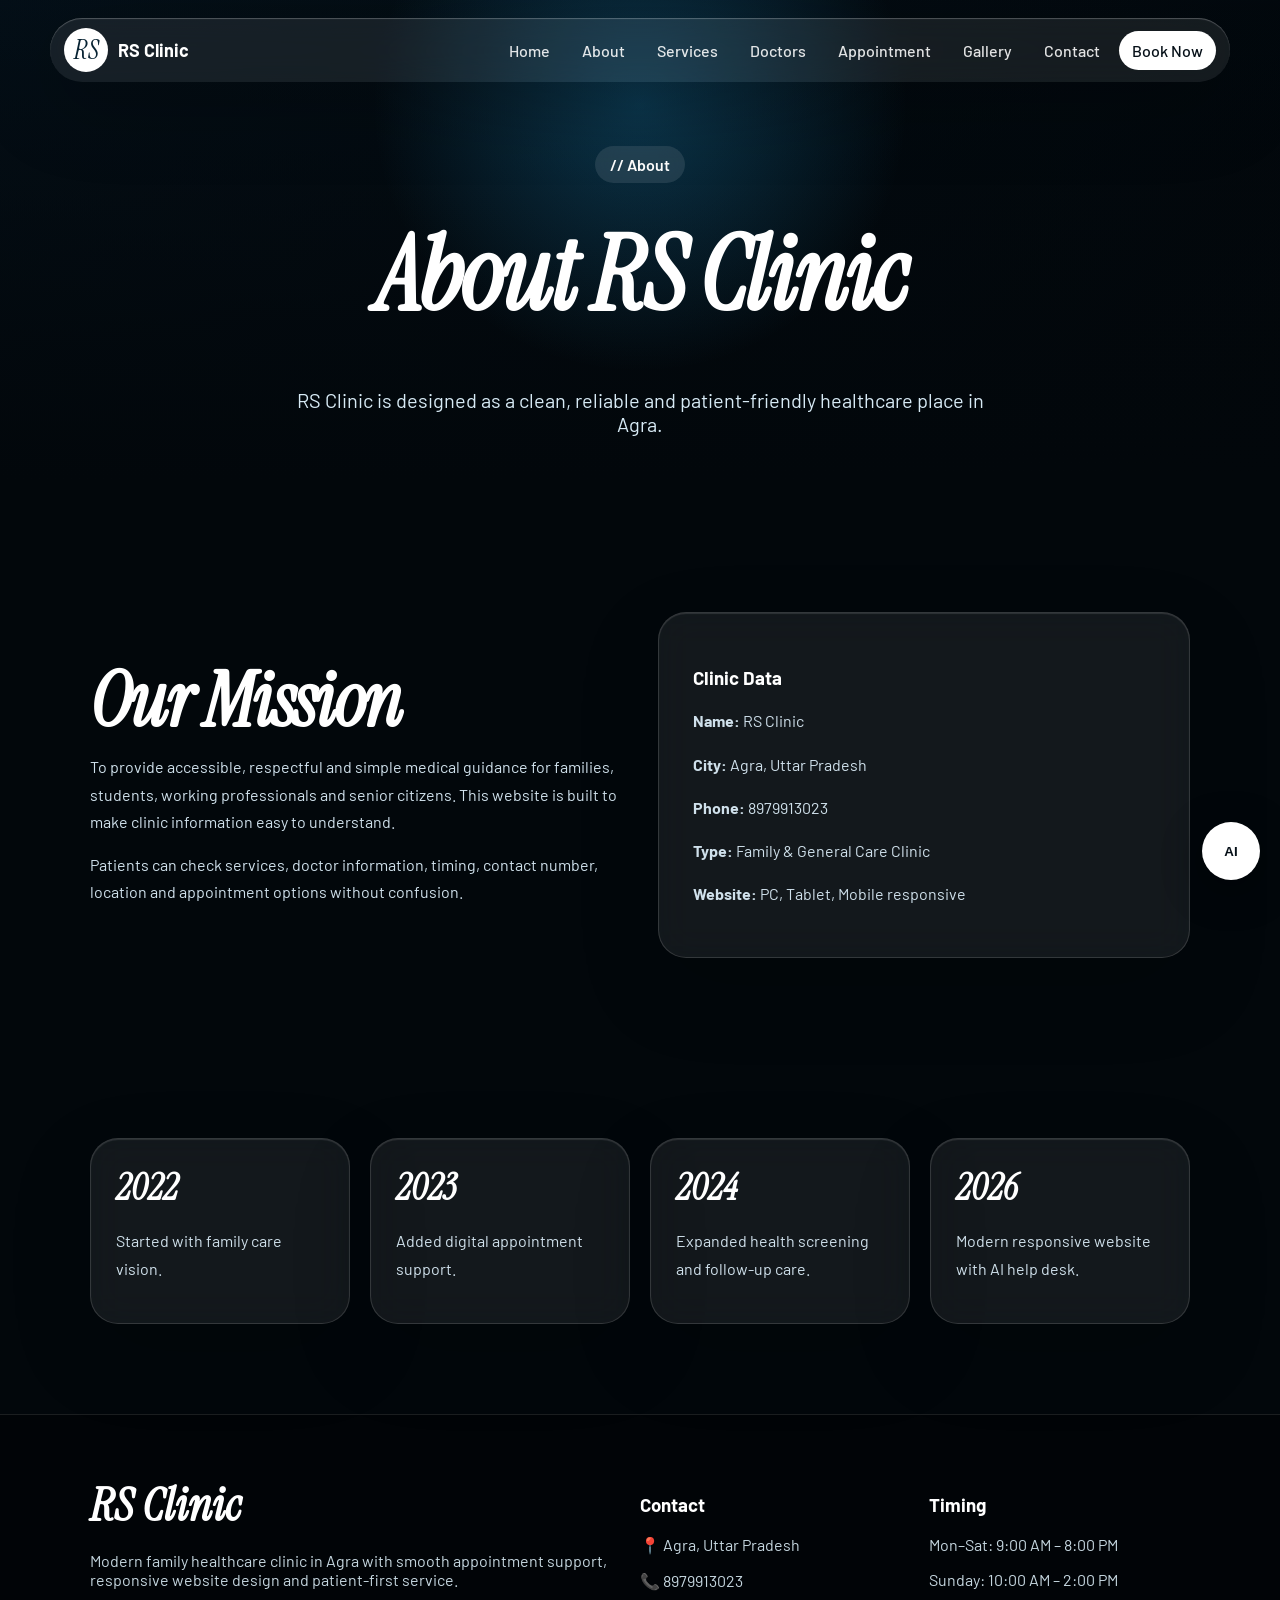
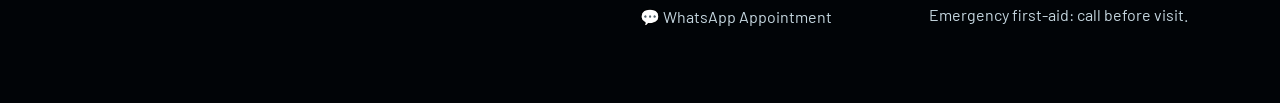
<file: about.html>
<!DOCTYPE html><html lang="en"><head><meta charset="UTF-8"><meta name="viewport" content="width=device-width, initial-scale=1.0"><link rel="preconnect" href="https://fonts.googleapis.com"><link rel="preconnect" href="https://fonts.gstatic.com" crossorigin><link href="https://fonts.googleapis.com/css2?family=Instrument+Serif:ital@0;1&family=Barlow:wght@300;400;500;600;700&display=swap" rel="stylesheet"><link rel="stylesheet" href="style.css"><title>About | RS Clinic Agra</title></head><body><header class="site-header"><a class="brand" href="index.html"><span>RS</span><b>RS Clinic</b></a><button class="menu-btn" id="menuBtn" aria-label="Open menu">☰</button><nav class="nav" id="navMenu"><a href="index.html">Home</a><a href="about.html">About</a><a href="services.html">Services</a><a href="doctors.html">Doctors</a><a href="appointment.html">Appointment</a><a href="gallery.html">Gallery</a><a href="contact.html">Contact</a><a class="nav-cta" href="appointment.html">Book Now</a></nav></header><main><section class="sub-hero"><span>// About</span><h1>About RS Clinic</h1><p>RS Clinic is designed as a clean, reliable and patient-friendly healthcare place in Agra.</p></section><section class="section split"><div class="reveal"><h2>Our Mission</h2><p>To provide accessible, respectful and simple medical guidance for families, students, working professionals and senior citizens. This website is built to make clinic information easy to understand.</p><p>Patients can check services, doctor information, timing, contact number, location and appointment options without confusion.</p></div><div class="glass-panel reveal"><h3>Clinic Data</h3><p><b>Name:</b> RS Clinic</p><p><b>City:</b> Agra, Uttar Pradesh</p><p><b>Phone:</b> 8979913023</p><p><b>Type:</b> Family & General Care Clinic</p><p><b>Website:</b> PC, Tablet, Mobile responsive</p></div></section><section class="section"><div class="timeline"><div class="time reveal"><b>2022</b><p>Started with family care vision.</p></div><div class="time reveal"><b>2023</b><p>Added digital appointment support.</p></div><div class="time reveal"><b>2024</b><p>Expanded health screening and follow-up care.</p></div><div class="time reveal"><b>2026</b><p>Modern responsive website with AI help desk.</p></div></div></section></main><footer class="footer"><div><h2>RS Clinic</h2><p>Modern family healthcare clinic in Agra with smooth appointment support, responsive website design and patient-first service.</p></div><div><h3>Contact</h3><p>📍 Agra, Uttar Pradesh</p><p>📞 <a href="tel:8979913023">8979913023</a></p><p>💬 <a href="https://wa.me/918979913023">WhatsApp Appointment</a></p></div><div><h3>Timing</h3><p>Mon–Sat: 9:00 AM – 8:00 PM</p><p>Sunday: 10:00 AM – 2:00 PM</p><p>Emergency first-aid: call before visit.</p></div></footer><div class="ai-agent" id="aiAgent"><button id="agentToggle">AI</button><div class="agent-box"><h3>RS Clinic AI Help</h3><p id="agentText">Hello! Appointment, services, timing या location पूछ सकते हैं.</p><div class="quick"><button data-q="timing">Timing</button><button data-q="services">Services</button><button data-q="phone">Phone</button><button data-q="location">Location</button></div><input id="agentInput" placeholder="Type your question..."><button id="agentSend">Send</button></div></div><script src="script.js"></script></body></html>
</file>
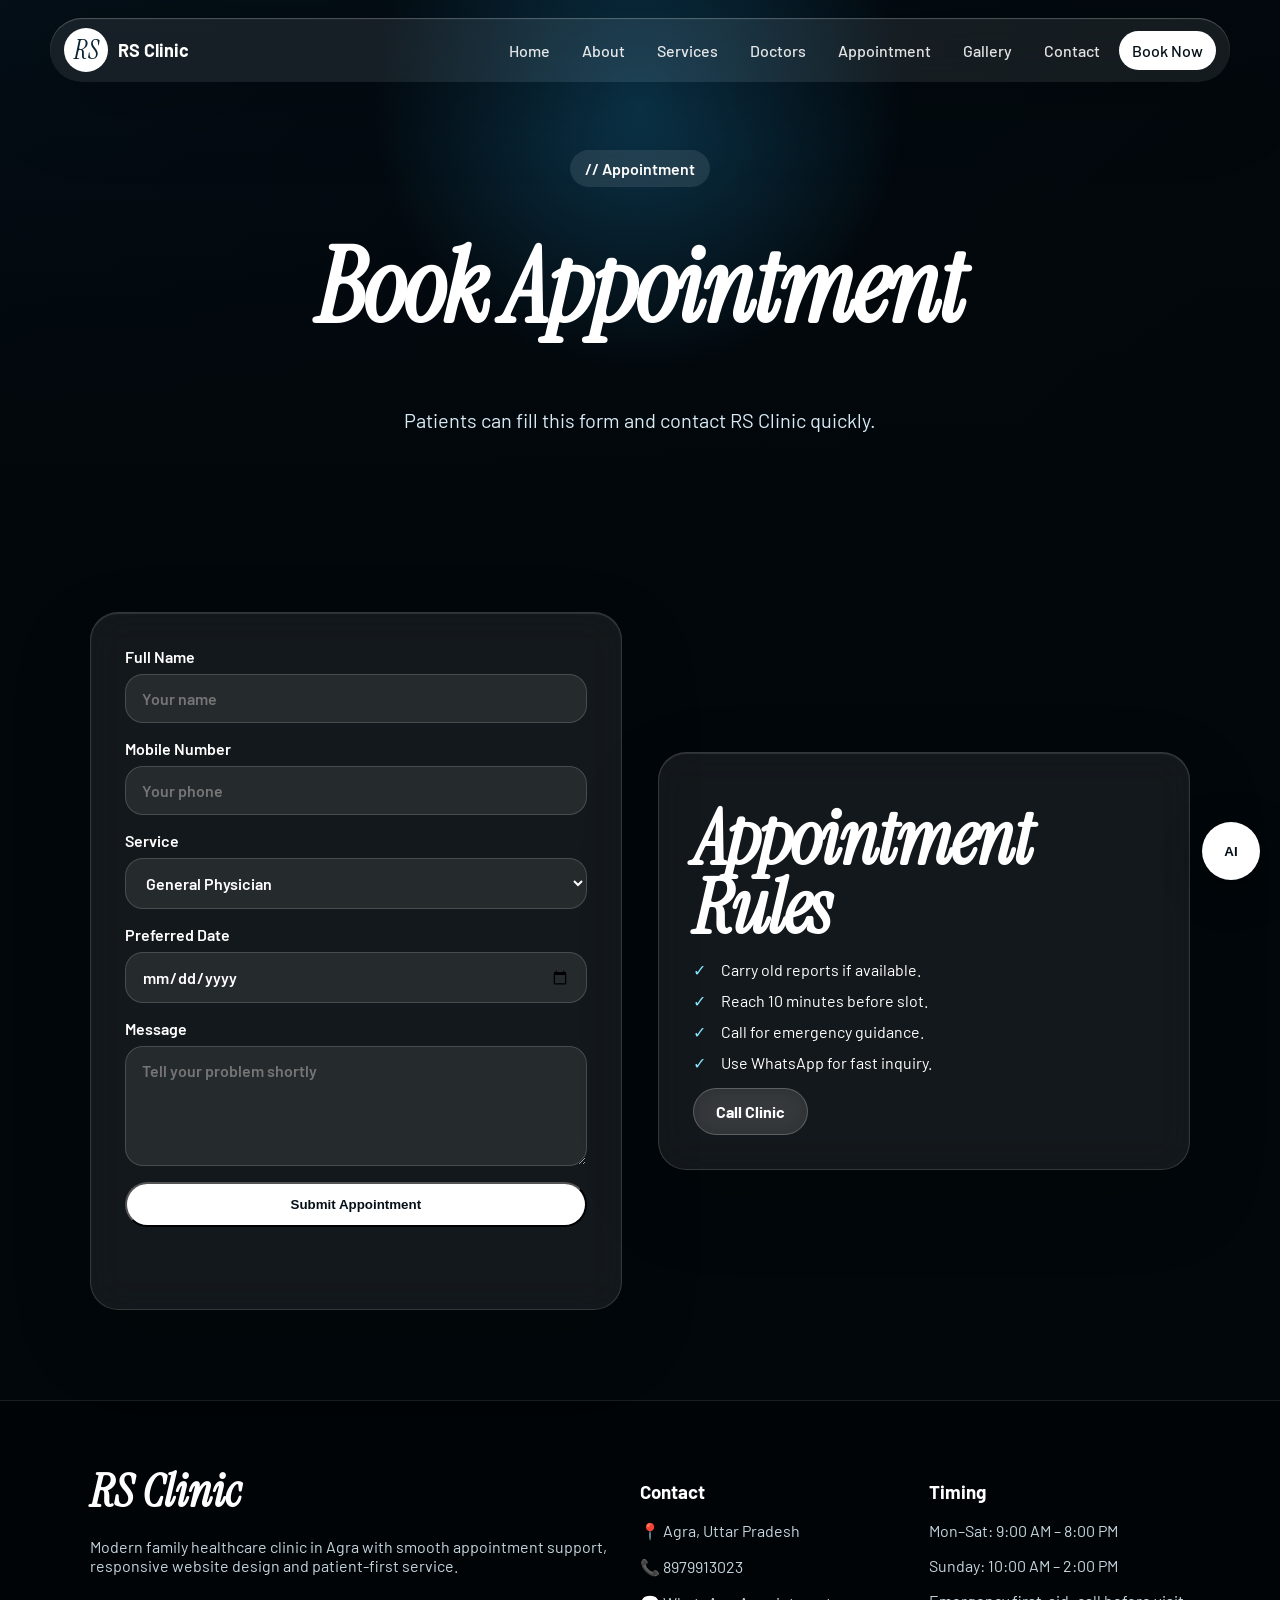
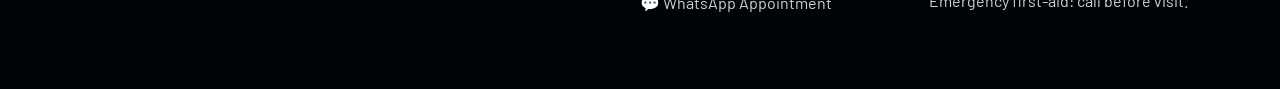
<file: appointment.html>
<!DOCTYPE html><html lang="en"><head><meta charset="UTF-8"><meta name="viewport" content="width=device-width, initial-scale=1.0"><link rel="preconnect" href="https://fonts.googleapis.com"><link rel="preconnect" href="https://fonts.gstatic.com" crossorigin><link href="https://fonts.googleapis.com/css2?family=Instrument+Serif:ital@0;1&family=Barlow:wght@300;400;500;600;700&display=swap" rel="stylesheet"><link rel="stylesheet" href="style.css"><title>Appointment | RS Clinic Agra</title></head><body><header class="site-header"><a class="brand" href="index.html"><span>RS</span><b>RS Clinic</b></a><button class="menu-btn" id="menuBtn" aria-label="Open menu">☰</button><nav class="nav" id="navMenu"><a href="index.html">Home</a><a href="about.html">About</a><a href="services.html">Services</a><a href="doctors.html">Doctors</a><a href="appointment.html">Appointment</a><a href="gallery.html">Gallery</a><a href="contact.html">Contact</a><a class="nav-cta" href="appointment.html">Book Now</a></nav></header><main><section class="sub-hero"><span>// Appointment</span><h1>Book Appointment</h1><p>Patients can fill this form and contact RS Clinic quickly.</p></section><section class="section split"><form class="form reveal" id="appointmentForm"><label>Full Name<input required placeholder="Your name"></label><label>Mobile Number<input required placeholder="Your phone"></label><label>Service<select><option>General Physician</option><option>Diabetes Care</option><option>BP Checkup</option><option>Dental Guidance</option><option>Lab Test Support</option></select></label><label>Preferred Date<input type="date"></label><label>Message<textarea placeholder="Tell your problem shortly"></textarea></label><button class="btn primary" type="submit">Submit Appointment</button><p id="formMsg"></p></form><div class="glass-panel reveal"><h2>Appointment Rules</h2><ul class="check"><li>Carry old reports if available.</li><li>Reach 10 minutes before slot.</li><li>Call for emergency guidance.</li><li>Use WhatsApp for fast inquiry.</li></ul><a class="btn glass" href="tel:8979913023">Call Clinic</a></div></section></main><footer class="footer"><div><h2>RS Clinic</h2><p>Modern family healthcare clinic in Agra with smooth appointment support, responsive website design and patient-first service.</p></div><div><h3>Contact</h3><p>📍 Agra, Uttar Pradesh</p><p>📞 <a href="tel:8979913023">8979913023</a></p><p>💬 <a href="https://wa.me/918979913023">WhatsApp Appointment</a></p></div><div><h3>Timing</h3><p>Mon–Sat: 9:00 AM – 8:00 PM</p><p>Sunday: 10:00 AM – 2:00 PM</p><p>Emergency first-aid: call before visit.</p></div></footer><div class="ai-agent" id="aiAgent"><button id="agentToggle">AI</button><div class="agent-box"><h3>RS Clinic AI Help</h3><p id="agentText">Hello! Appointment, services, timing या location पूछ सकते हैं.</p><div class="quick"><button data-q="timing">Timing</button><button data-q="services">Services</button><button data-q="phone">Phone</button><button data-q="location">Location</button></div><input id="agentInput" placeholder="Type your question..."><button id="agentSend">Send</button></div></div><script src="script.js"></script></body></html>
</file>
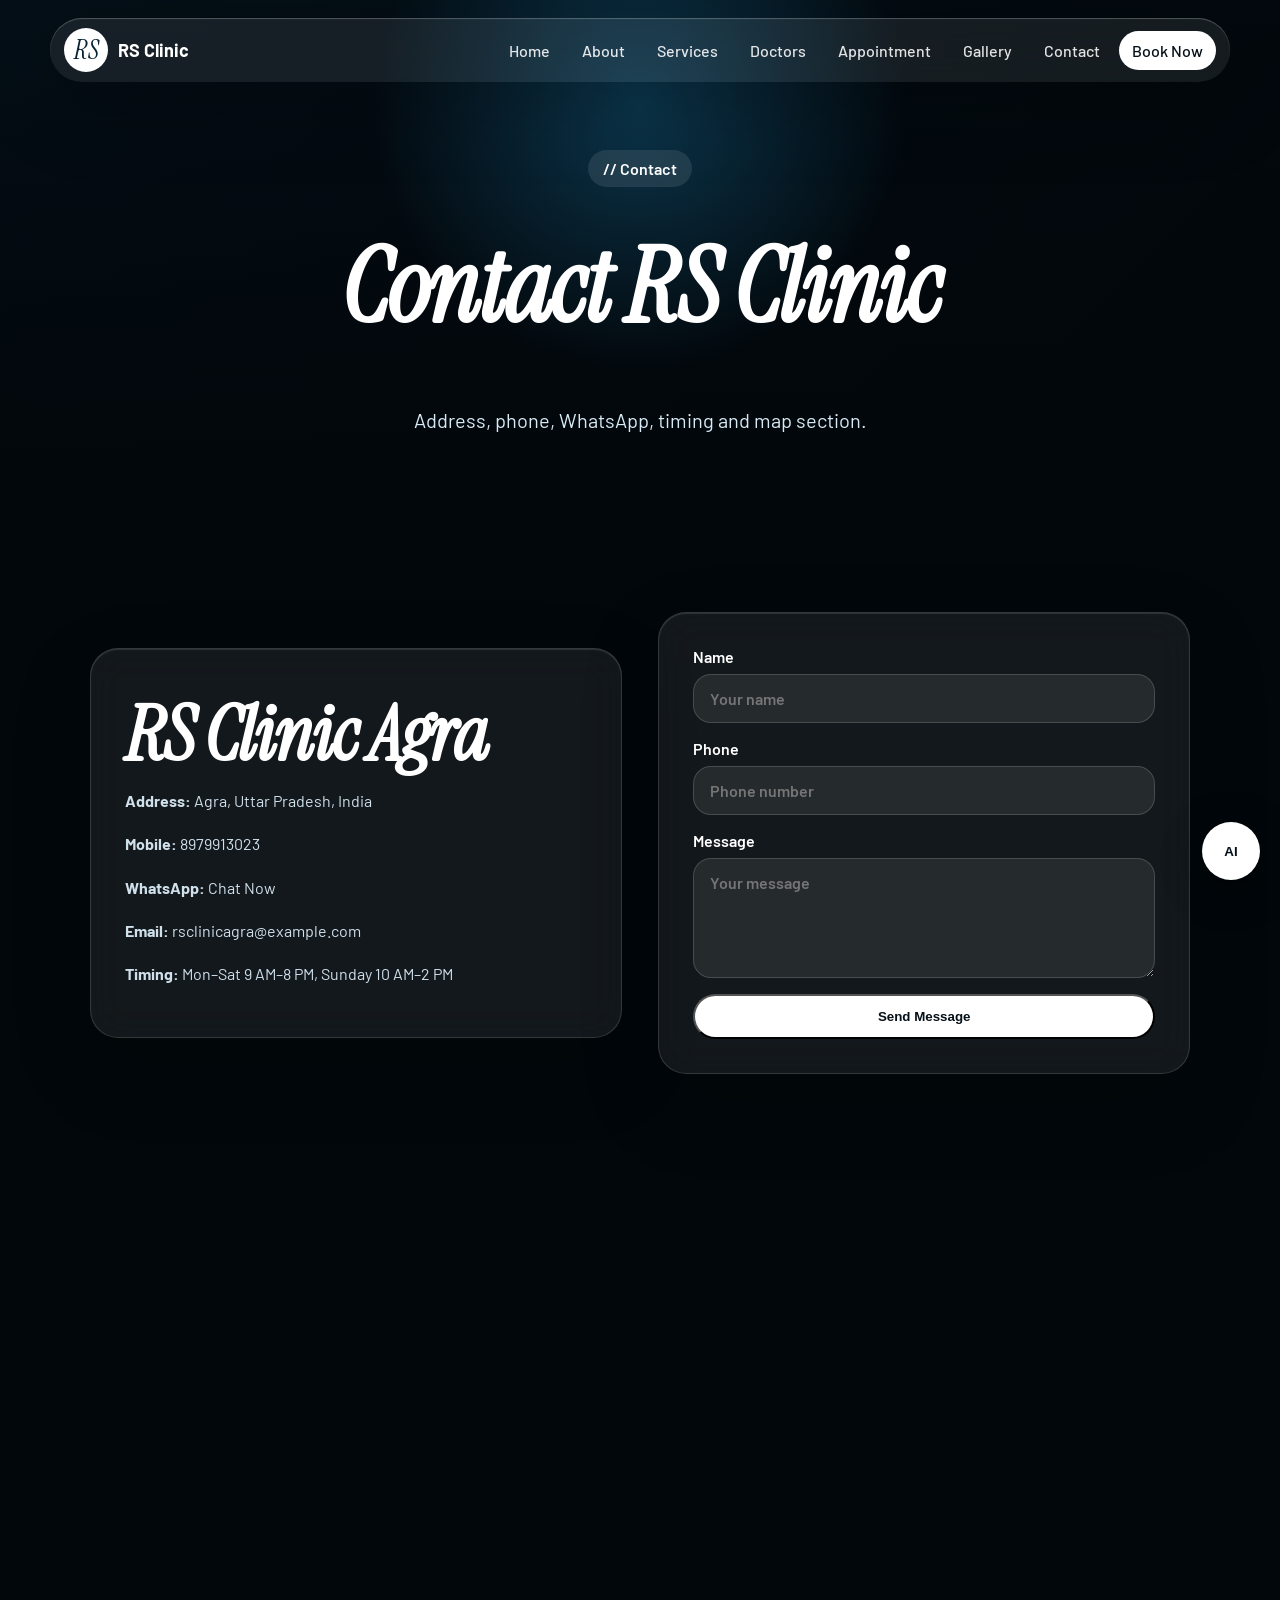
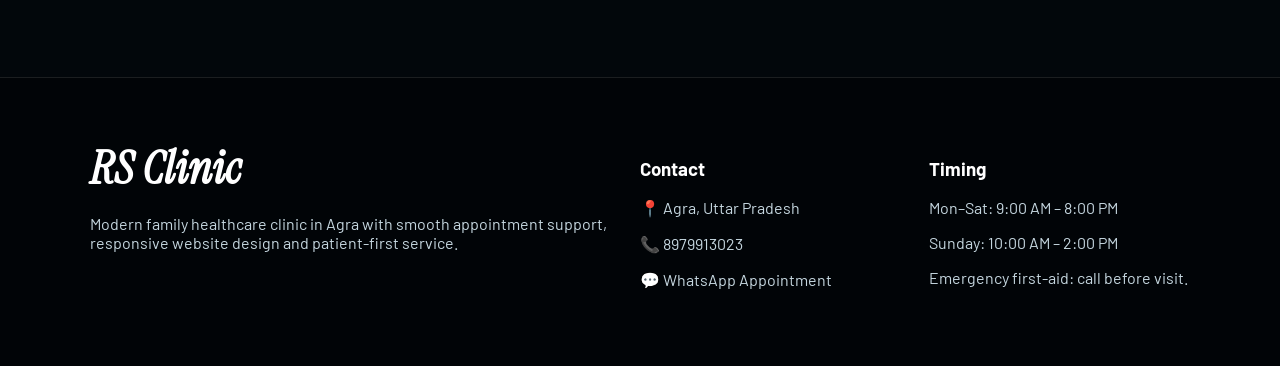
<file: contact.html>
<!DOCTYPE html><html lang="en"><head><meta charset="UTF-8"><meta name="viewport" content="width=device-width, initial-scale=1.0"><link rel="preconnect" href="https://fonts.googleapis.com"><link rel="preconnect" href="https://fonts.gstatic.com" crossorigin><link href="https://fonts.googleapis.com/css2?family=Instrument+Serif:ital@0;1&family=Barlow:wght@300;400;500;600;700&display=swap" rel="stylesheet"><link rel="stylesheet" href="style.css"><title>Contact | RS Clinic Agra</title></head><body><header class="site-header"><a class="brand" href="index.html"><span>RS</span><b>RS Clinic</b></a><button class="menu-btn" id="menuBtn" aria-label="Open menu">☰</button><nav class="nav" id="navMenu"><a href="index.html">Home</a><a href="about.html">About</a><a href="services.html">Services</a><a href="doctors.html">Doctors</a><a href="appointment.html">Appointment</a><a href="gallery.html">Gallery</a><a href="contact.html">Contact</a><a class="nav-cta" href="appointment.html">Book Now</a></nav></header><main><section class="sub-hero"><span>// Contact</span><h1>Contact RS Clinic</h1><p>Address, phone, WhatsApp, timing and map section.</p></section><section class="section split"><div class="glass-panel reveal"><h2>RS Clinic Agra</h2><p><b>Address:</b> Agra, Uttar Pradesh, India</p><p><b>Mobile:</b> <a href="tel:8979913023">8979913023</a></p><p><b>WhatsApp:</b> <a href="https://wa.me/918979913023">Chat Now</a></p><p><b>Email:</b> rsclinicagra@example.com</p><p><b>Timing:</b> Mon–Sat 9 AM–8 PM, Sunday 10 AM–2 PM</p></div><form class="form reveal"><label>Name<input placeholder="Your name"></label><label>Phone<input placeholder="Phone number"></label><label>Message<textarea placeholder="Your message"></textarea></label><button class="btn primary" type="button">Send Message</button></form></section><section class="map reveal"><iframe title="Agra map" src="https://www.google.com/maps?q=Agra%20Uttar%20Pradesh&output=embed" loading="lazy"></iframe></section></main><footer class="footer"><div><h2>RS Clinic</h2><p>Modern family healthcare clinic in Agra with smooth appointment support, responsive website design and patient-first service.</p></div><div><h3>Contact</h3><p>📍 Agra, Uttar Pradesh</p><p>📞 <a href="tel:8979913023">8979913023</a></p><p>💬 <a href="https://wa.me/918979913023">WhatsApp Appointment</a></p></div><div><h3>Timing</h3><p>Mon–Sat: 9:00 AM – 8:00 PM</p><p>Sunday: 10:00 AM – 2:00 PM</p><p>Emergency first-aid: call before visit.</p></div></footer><div class="ai-agent" id="aiAgent"><button id="agentToggle">AI</button><div class="agent-box"><h3>RS Clinic AI Help</h3><p id="agentText">Hello! Appointment, services, timing या location पूछ सकते हैं.</p><div class="quick"><button data-q="timing">Timing</button><button data-q="services">Services</button><button data-q="phone">Phone</button><button data-q="location">Location</button></div><input id="agentInput" placeholder="Type your question..."><button id="agentSend">Send</button></div></div><script src="script.js"></script></body></html>
</file>
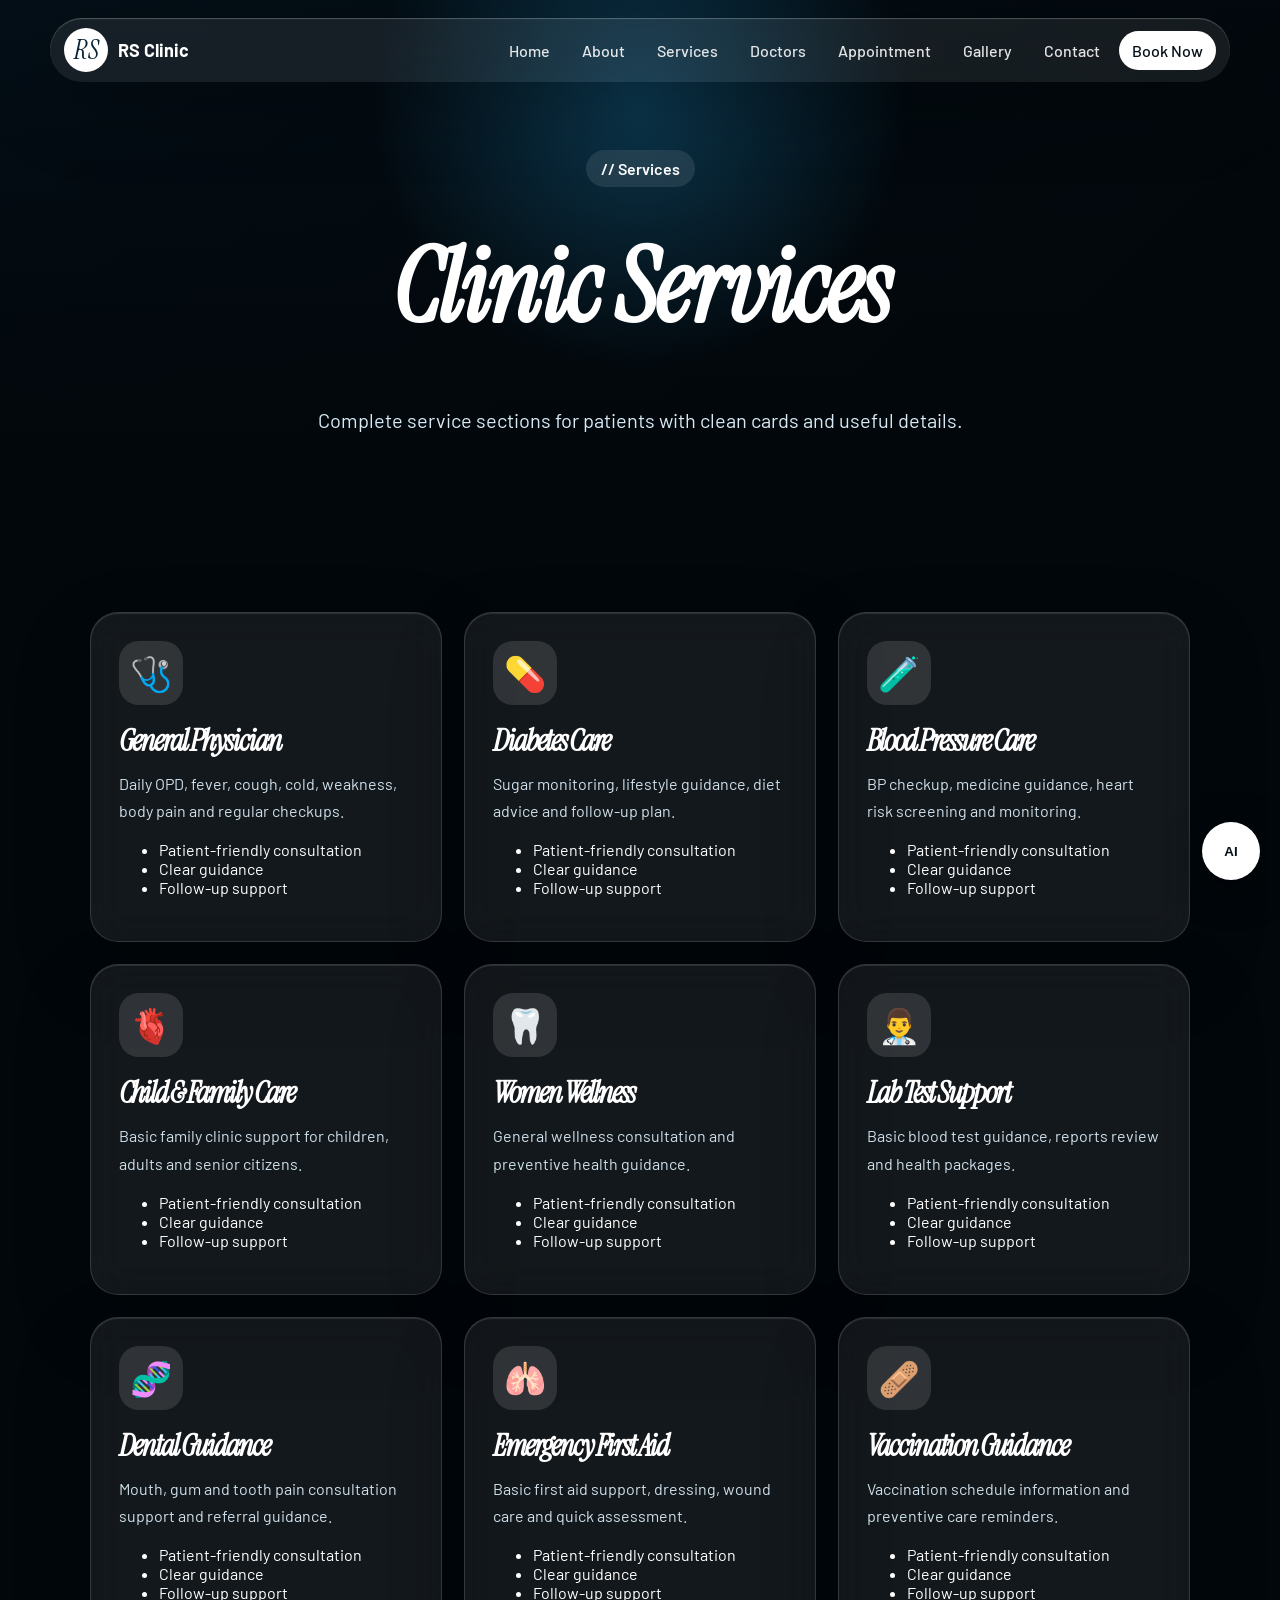
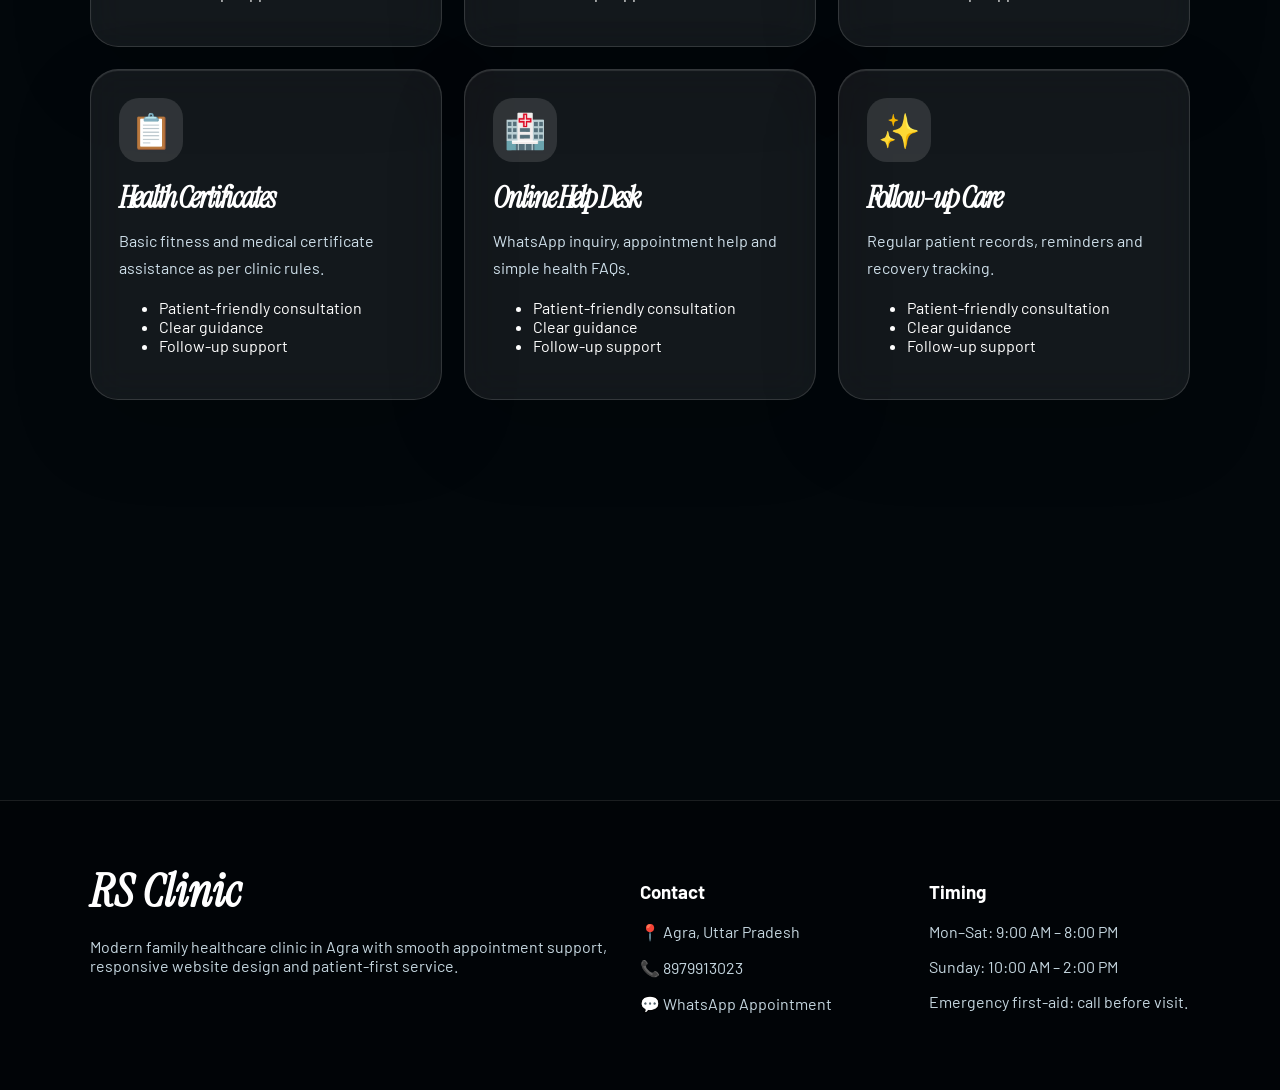
<file: services.html>
<!DOCTYPE html><html lang="en"><head><meta charset="UTF-8"><meta name="viewport" content="width=device-width, initial-scale=1.0"><link rel="preconnect" href="https://fonts.googleapis.com"><link rel="preconnect" href="https://fonts.gstatic.com" crossorigin><link href="https://fonts.googleapis.com/css2?family=Instrument+Serif:ital@0;1&family=Barlow:wght@300;400;500;600;700&display=swap" rel="stylesheet"><link rel="stylesheet" href="style.css"><title>Services | RS Clinic Agra</title></head><body><header class="site-header"><a class="brand" href="index.html"><span>RS</span><b>RS Clinic</b></a><button class="menu-btn" id="menuBtn" aria-label="Open menu">☰</button><nav class="nav" id="navMenu"><a href="index.html">Home</a><a href="about.html">About</a><a href="services.html">Services</a><a href="doctors.html">Doctors</a><a href="appointment.html">Appointment</a><a href="gallery.html">Gallery</a><a href="contact.html">Contact</a><a class="nav-cta" href="appointment.html">Book Now</a></nav></header><main><section class="sub-hero"><span>// Services</span><h1>Clinic Services</h1><p>Complete service sections for patients with clean cards and useful details.</p></section><section class="section"><div class="service-grid"><article class="service-card reveal"><div class="icon">🩺</div><h2>General Physician</h2><p>Daily OPD, fever, cough, cold, weakness, body pain and regular checkups.</p><ul><li>Patient-friendly consultation</li><li>Clear guidance</li><li>Follow-up support</li></ul></article><article class="service-card reveal"><div class="icon">💊</div><h2>Diabetes Care</h2><p>Sugar monitoring, lifestyle guidance, diet advice and follow-up plan.</p><ul><li>Patient-friendly consultation</li><li>Clear guidance</li><li>Follow-up support</li></ul></article><article class="service-card reveal"><div class="icon">🧪</div><h2>Blood Pressure Care</h2><p>BP checkup, medicine guidance, heart risk screening and monitoring.</p><ul><li>Patient-friendly consultation</li><li>Clear guidance</li><li>Follow-up support</li></ul></article><article class="service-card reveal"><div class="icon">🫀</div><h2>Child & Family Care</h2><p>Basic family clinic support for children, adults and senior citizens.</p><ul><li>Patient-friendly consultation</li><li>Clear guidance</li><li>Follow-up support</li></ul></article><article class="service-card reveal"><div class="icon">🦷</div><h2>Women Wellness</h2><p>General wellness consultation and preventive health guidance.</p><ul><li>Patient-friendly consultation</li><li>Clear guidance</li><li>Follow-up support</li></ul></article><article class="service-card reveal"><div class="icon">👨‍⚕️</div><h2>Lab Test Support</h2><p>Basic blood test guidance, reports review and health packages.</p><ul><li>Patient-friendly consultation</li><li>Clear guidance</li><li>Follow-up support</li></ul></article><article class="service-card reveal"><div class="icon">🧬</div><h2>Dental Guidance</h2><p>Mouth, gum and tooth pain consultation support and referral guidance.</p><ul><li>Patient-friendly consultation</li><li>Clear guidance</li><li>Follow-up support</li></ul></article><article class="service-card reveal"><div class="icon">🫁</div><h2>Emergency First Aid</h2><p>Basic first aid support, dressing, wound care and quick assessment.</p><ul><li>Patient-friendly consultation</li><li>Clear guidance</li><li>Follow-up support</li></ul></article><article class="service-card reveal"><div class="icon">🩹</div><h2>Vaccination Guidance</h2><p>Vaccination schedule information and preventive care reminders.</p><ul><li>Patient-friendly consultation</li><li>Clear guidance</li><li>Follow-up support</li></ul></article><article class="service-card reveal"><div class="icon">📋</div><h2>Health Certificates</h2><p>Basic fitness and medical certificate assistance as per clinic rules.</p><ul><li>Patient-friendly consultation</li><li>Clear guidance</li><li>Follow-up support</li></ul></article><article class="service-card reveal"><div class="icon">🏥</div><h2>Online Help Desk</h2><p>WhatsApp inquiry, appointment help and simple health FAQs.</p><ul><li>Patient-friendly consultation</li><li>Clear guidance</li><li>Follow-up support</li></ul></article><article class="service-card reveal"><div class="icon">✨</div><h2>Follow-up Care</h2><p>Regular patient records, reminders and recovery tracking.</p><ul><li>Patient-friendly consultation</li><li>Clear guidance</li><li>Follow-up support</li></ul></article></div></section><section class="cta-band reveal"><h2>Need help choosing the right service?</h2><p>Call or WhatsApp RS Clinic and share your symptoms for appointment guidance.</p><a class="btn primary" href="https://wa.me/918979913023">WhatsApp Now</a></section></main><footer class="footer"><div><h2>RS Clinic</h2><p>Modern family healthcare clinic in Agra with smooth appointment support, responsive website design and patient-first service.</p></div><div><h3>Contact</h3><p>📍 Agra, Uttar Pradesh</p><p>📞 <a href="tel:8979913023">8979913023</a></p><p>💬 <a href="https://wa.me/918979913023">WhatsApp Appointment</a></p></div><div><h3>Timing</h3><p>Mon–Sat: 9:00 AM – 8:00 PM</p><p>Sunday: 10:00 AM – 2:00 PM</p><p>Emergency first-aid: call before visit.</p></div></footer><div class="ai-agent" id="aiAgent"><button id="agentToggle">AI</button><div class="agent-box"><h3>RS Clinic AI Help</h3><p id="agentText">Hello! Appointment, services, timing या location पूछ सकते हैं.</p><div class="quick"><button data-q="timing">Timing</button><button data-q="services">Services</button><button data-q="phone">Phone</button><button data-q="location">Location</button></div><input id="agentInput" placeholder="Type your question..."><button id="agentSend">Send</button></div></div><script src="script.js"></script></body></html>
</file>
<file: style.css>
*{box-sizing:border-box}html{scroll-behavior:smooth}body{margin:0;background:#02070b;color:white;font-family:'Barlow',sans-serif;overflow-x:hidden}a{color:inherit;text-decoration:none}img{max-width:100%;display:block}.site-header{position:fixed;top:18px;left:50%;transform:translateX(-50%);width:min(1180px,calc(100% - 24px));z-index:50;display:flex;align-items:center;justify-content:space-between;padding:10px 14px;border-radius:999px;background:rgba(255,255,255,.08);backdrop-filter:blur(18px);box-shadow:inset 0 1px 1px rgba(255,255,255,.25),0 20px 80px rgba(0,0,0,.25)}.brand{display:flex;gap:10px;align-items:center}.brand span{width:44px;height:44px;border-radius:50%;display:grid;place-items:center;background:#fff;color:#082333;font-family:'Instrument Serif';font-style:italic;font-size:26px}.brand b{font-size:18px}.nav{display:flex;gap:6px;align-items:center}.nav a{padding:10px 13px;border-radius:999px;color:rgba(255,255,255,.88);font-weight:500}.nav a:hover,.nav-cta{background:white!important;color:#061018!important}.menu-btn{display:none;background:white;border:0;border-radius:50%;width:44px;height:44px;font-size:22px}.page-hero{min-height:100vh;display:grid;place-items:center;position:relative;overflow:hidden;padding:120px 20px 60px}.bg-video{position:absolute;inset:0;width:100%;height:100%;object-fit:cover;opacity:.45}.page-hero:after,.sub-hero:after{content:"";position:absolute;inset:0;background:radial-gradient(circle at 50% 20%,rgba(37,183,255,.25),transparent 35%),linear-gradient(180deg,rgba(0,0,0,.15),#02070b 92%)}.hero-content{position:relative;z-index:2;text-align:center;max-width:980px}.badge,.sub-hero span,.section-head span{display:inline-flex;padding:9px 15px;border-radius:999px;background:rgba(255,255,255,.1);backdrop-filter:blur(10px);font-weight:600}.hero-content h1,.sub-hero h1,.section h2{font-family:'Instrument Serif',serif;font-style:italic;letter-spacing:-2px}.hero-content h1{font-size:clamp(54px,9vw,118px);line-height:.82;margin:22px 0}.hero-content p{font-size:clamp(16px,2vw,22px);max-width:780px;margin:0 auto;color:#dcefff}.actions{display:flex;gap:14px;justify-content:center;flex-wrap:wrap;margin-top:28px}.btn{display:inline-flex;align-items:center;justify-content:center;border-radius:999px;padding:13px 22px;font-weight:700}.primary{background:white;color:#061018}.glass{background:rgba(255,255,255,.09);backdrop-filter:blur(14px);border:1px solid rgba(255,255,255,.22)}.stats{display:grid;grid-template-columns:repeat(3,1fr);gap:14px;margin-top:38px}.stats div,.card,.service-card,.doctor,.review,.glass-panel,.form,.time{background:rgba(255,255,255,.07);border:1px solid rgba(255,255,255,.14);border-radius:28px;backdrop-filter:blur(18px);box-shadow:inset 0 1px 1px rgba(255,255,255,.12),0 30px 80px rgba(0,0,0,.18)}.stats div{padding:22px}.stats b{display:block;font-size:38px;font-family:'Instrument Serif';font-style:italic}.stats span{color:#cfe7f5}.section{padding:90px min(7vw,90px)}.section-head{text-align:center;max-width:760px;margin:0 auto 42px}.section-head h2,.section h2{font-size:clamp(42px,6vw,76px);line-height:.9;margin:18px 0}.section-head p,.section p{color:#cfe0eb;line-height:1.7}.feature-grid,.service-grid,.doctor-grid,.reviews{display:grid;grid-template-columns:repeat(3,1fr);gap:22px}.card,.service-card,.doctor,.review{padding:28px}.icon{font-size:34px;width:64px;height:64px;border-radius:20px;background:rgba(255,255,255,.12);display:grid;place-items:center;margin-bottom:22px}.card h3,.service-card h2,.doctor h2{font-size:30px;margin:8px 0;font-family:'Instrument Serif';font-style:italic}.split{display:grid;grid-template-columns:1fr 1fr;gap:36px;align-items:center}.image-card,.image-card img{border-radius:34px;overflow:hidden}.check{padding:0;list-style:none}.check li{margin:12px 0;padding-left:28px;position:relative}.check li:before{content:'✓';position:absolute;left:0;color:#87e8ff}.sub-hero{min-height:58vh;display:grid;place-items:center;text-align:center;padding:130px 20px 50px;position:relative;overflow:hidden;background:linear-gradient(135deg,#05121c,#02070b)}.sub-hero>*{position:relative;z-index:2}.sub-hero h1{font-size:clamp(58px,8vw,110px);line-height:.85;margin:18px 0}.sub-hero p{max-width:720px;color:#d7eaf5;font-size:20px}.glass-panel,.form{padding:34px}.timeline{display:grid;grid-template-columns:repeat(4,1fr);gap:20px}.time{padding:25px}.time b{font-size:36px;font-family:'Instrument Serif';font-style:italic}.doctor img{height:260px;width:100%;object-fit:cover;border-radius:24px;margin-bottom:20px}.doctor span,.review span{color:#87e8ff}.form{display:grid;gap:16px}.form label{display:grid;gap:8px;font-weight:600}.form input,.form textarea,.form select{width:100%;border:1px solid rgba(255,255,255,.16);background:rgba(255,255,255,.08);color:white;border-radius:18px;padding:14px 16px;font:inherit}.form textarea{min-height:120px}.cta-band{margin:30px min(7vw,90px);padding:50px;border-radius:34px;text-align:center;background:linear-gradient(135deg,rgba(255,255,255,.14),rgba(255,255,255,.05));border:1px solid rgba(255,255,255,.16)}.gallery-grid{display:grid;grid-template-columns:repeat(3,1fr);gap:18px}.gallery-grid img{height:280px;width:100%;object-fit:cover;border-radius:28px}.map{padding:0 min(7vw,90px) 90px}.map iframe{width:100%;height:420px;border:0;border-radius:34px;filter:grayscale(.3)}.footer{display:grid;grid-template-columns:2fr 1fr 1fr;gap:28px;padding:60px min(7vw,90px);background:#010407;border-top:1px solid rgba(255,255,255,.1)}.footer h2{font-size:46px;margin:0;font-family:'Instrument Serif';font-style:italic}.footer p{color:#c5d6df}.ai-agent{position:fixed;right:20px;bottom:20px;z-index:80}.ai-agent>button{width:58px;height:58px;border-radius:50%;border:0;background:white;color:#061018;font-weight:900;box-shadow:0 10px 40px rgba(0,0,0,.4)}.agent-box{display:none;position:absolute;right:0;bottom:72px;width:310px;background:rgba(5,16,24,.94);border:1px solid rgba(255,255,255,.18);border-radius:24px;padding:18px;backdrop-filter:blur(18px)}.ai-agent.open .agent-box{display:block}.quick{display:flex;flex-wrap:wrap;gap:7px}.quick button,.agent-box input,.agent-box button{border:0;border-radius:999px;padding:10px 12px}.agent-box input{width:100%;margin:12px 0;background:white;color:#061018}.reveal{opacity:0;transform:translateY(28px);filter:blur(8px);transition:1s ease}.reveal.show{opacity:1;transform:none;filter:none}@media(max-width:900px){.menu-btn{display:block}.nav{position:absolute;top:70px;left:0;right:0;display:none;flex-direction:column;background:rgba(5,14,22,.96);border-radius:26px;padding:15px}.nav.open{display:flex}.nav a{width:100%;text-align:center}.stats,.feature-grid,.service-grid,.doctor-grid,.reviews,.timeline,.gallery-grid,.footer,.split{grid-template-columns:1fr}.section{padding:70px 18px}.hero-content h1{letter-spacing:-1px}.stats{max-width:420px;margin-inline:auto}.footer{padding:45px 18px}.map{padding:0 18px 70px}.agent-box{width:290px}}@media(min-width:901px) and (max-width:1100px){.feature-grid,.service-grid,.doctor-grid{grid-template-columns:repeat(2,1fr)}}
</file>
